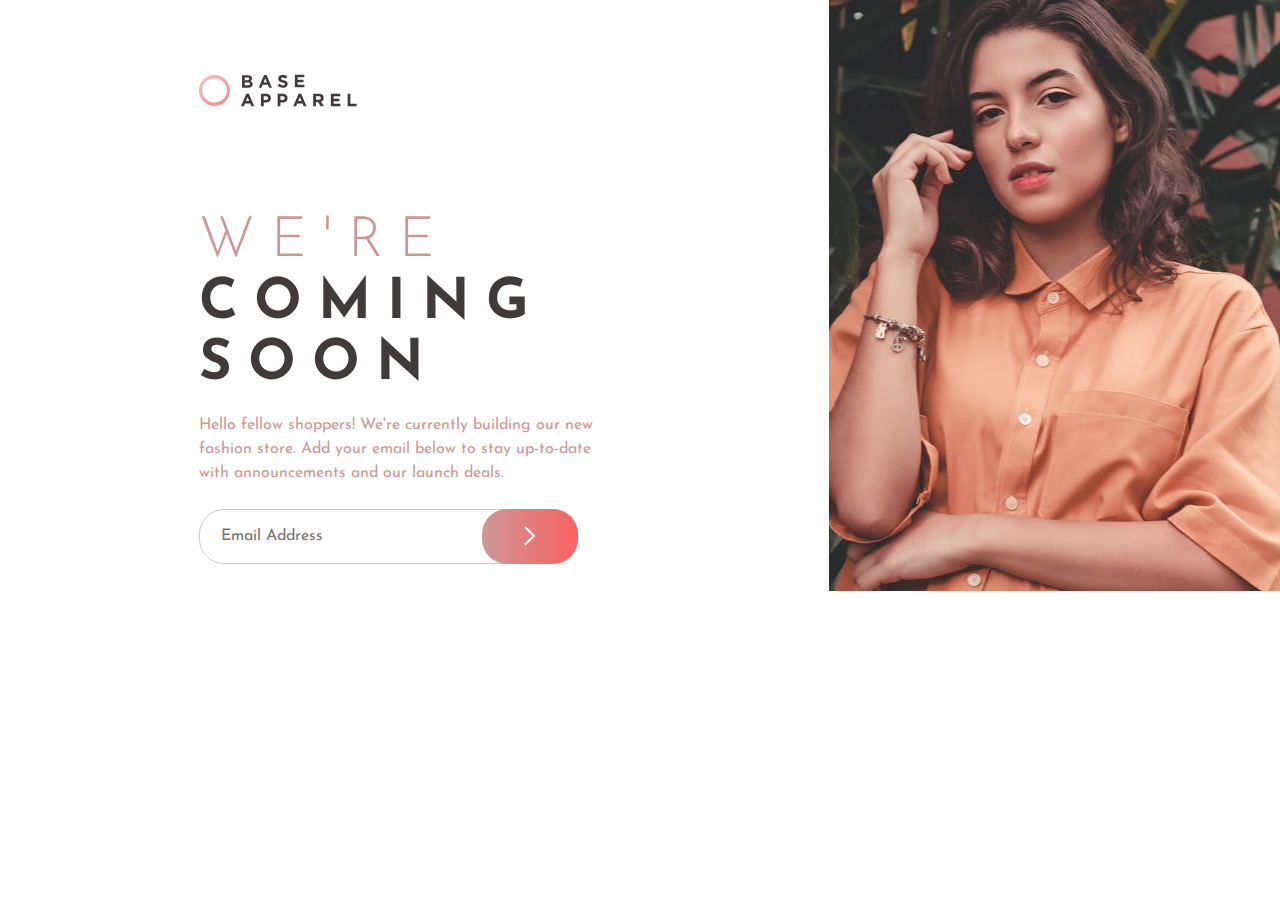
<file: base-apparel-coming-soon-master/index.html>
<!DOCTYPE html>
<html lang="en">
<head>
  <meta charset="UTF-8">
  <meta name="viewport" content="width=device-width, initial-scale=1.0"> <!-- displays site properly based on user's device -->

  <link rel="icon" type="image/png" sizes="32x32" href="./images/favicon-32x32.png">
  <link rel="stylesheet" href="styles.css">
  <title>Frontend Mentor | Base Apparel coming soon page</title>
  <link rel="preconnect" href="https://fonts.googleapis.com">
<link rel="preconnect" href="https://fonts.gstatic.com" crossorigin>
<link href="https://fonts.googleapis.com/css2?family=Josefin+Sans:wght@300;400;600&display=swap" rel="stylesheet">
 
</head>
<body>
  <main class="grid-container">
    <div class="grid-col-1">
      <img src="images/logo.svg" alt="logo">
    </div>
    <div class="grid-col-2">
      <h1><span class="light">We're</span> <span>coming</span> <span>soon</span></h1>
      <p>
        Hello fellow shoppers! We're currently building our new fashion store. 
        Add your email below to stay up-to-date with announcements and our launch deals.
      </p>
      <form id="form">
        <div class="cont-email">
        <input type="text" id="email" name="email" placeholder=" Email Address" />
        <button id="button" type="button" ><img alt="arrow-img" src="images/icon-arrow.svg"></button>
        </div>
      </form>
    </div>
    <div class="grid-col-3">
      <picture>
        <source srcset="images/hero-desktop.jpg" alt="a model pic" media="(min-width: 701px)" />
        <img src="images/hero-mobile.jpg" alt="a model pic">
      </picture>
    </div>
  </main>
  <script type="text/javascript" src="script.js"></script>
</body>

</html>
</file>
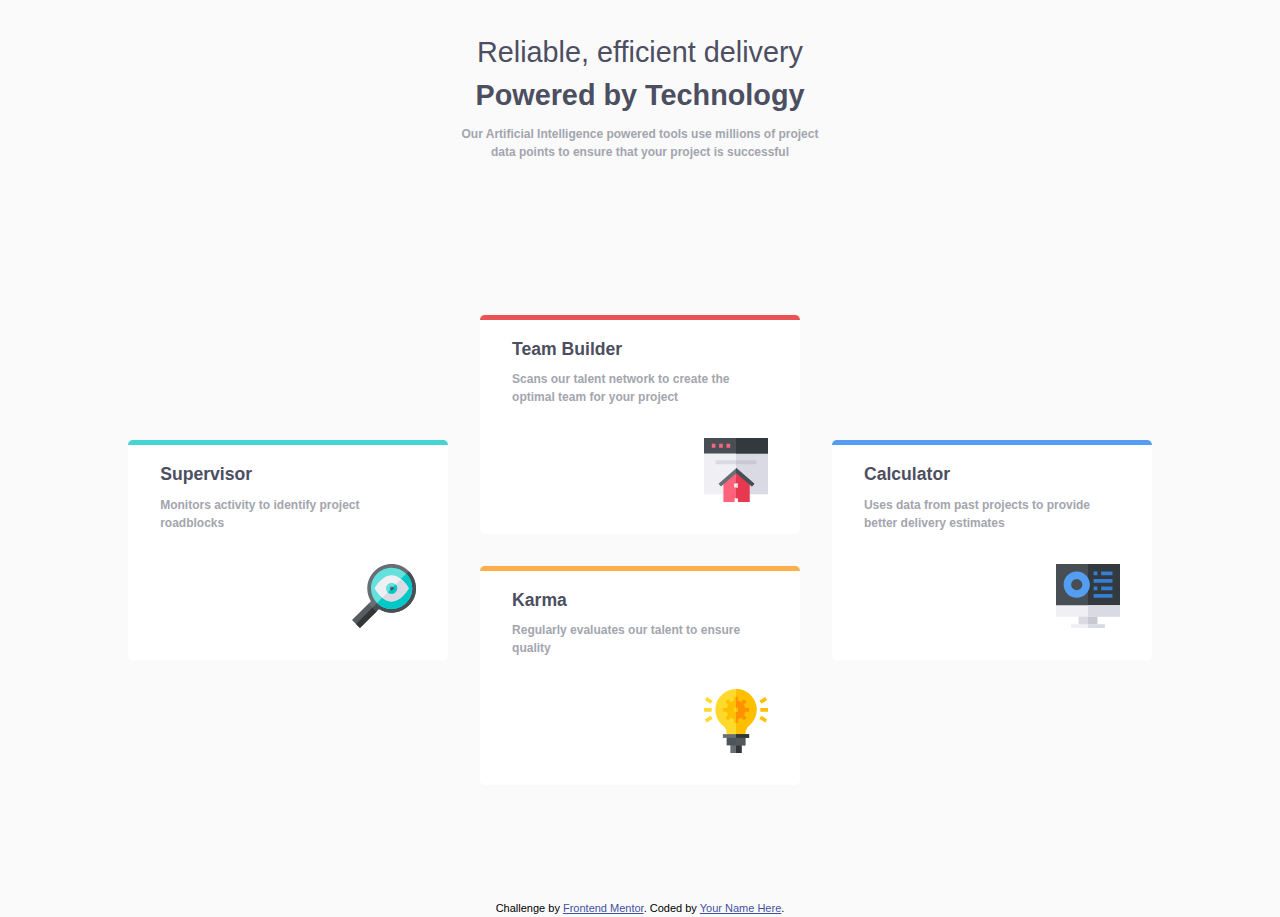
<file: four-card-feature-section-master/index.html>
<!DOCTYPE html>
<html lang="en">
<head>
  <meta charset="UTF-8">
  <meta name="viewport" content="width=device-width, initial-scale=1.0"> <!-- displays site properly based on user's device -->

  <link rel="icon" type="image/png" sizes="32x32" href="./images/favicon-32x32.png">
  
  <title>Frontend Mentor | Four card feature section</title>
  <link rel="stylesheet" href="styles.css">
  <!-- Feel free to remove these styles or customise in your own stylesheet 👍 -->
  <style>
    .attribution { font-size: 11px; text-align: center; }
    .attribution a { color: hsl(228, 45%, 44%); }
  </style>
</head>
<body>
  <main class="project-wrap">
    <div class="text-container">
      <h1>
        <span class="light">Reliable, efficient delivery</span>
        Powered by Technology
      </h1>
      <p>Our Artificial Intelligence powered tools use millions of project data points to ensure that your project is successful</p>
    </div>
    <div class="container">
      <div class="left-col">
        <p class="title">Supervisor</p>
        <p class="desc"> Monitors activity to identify project roadblocks</p>
        <div class="img-container">
          <img src="images/icon-supervisor.svg">
        </div>
      </div>
      <div class="middle-col">
        <div class="middle-col-upper">
          <p class="title">Team Builder</p>
          <p class="desc">Scans our talent network to create the optimal team for your project</p>
          <div class="img-container">
            <img src="images/icon-team-builder.svg">
          </div>
        </div>
        <div class="middle-col-lower">
          <p class="title"> Karma</p>
          <p class="desc">Regularly evaluates our talent to ensure quality</p>
          <div class="img-container">
            <img src="images/icon-karma.svg">
          </div>
        </div>
      </div>
      <div class="right-col">
        <p class="title">Calculator</p>
        <p class="desc">Uses data from past projects to provide better delivery estimates</p>
        <div class="img-container">
          <img src="images/icon-calculator.svg">
        </div>
      </div>
    </div>
  </main>

  <footer>
    <p class="attribution">
      Challenge by <a href="https://www.frontendmentor.io?ref=challenge" target="_blank">Frontend Mentor</a>. 
      Coded by <a href="#">Your Name Here</a>.
    </p>
  </footer>
</body>
</html>
</file>
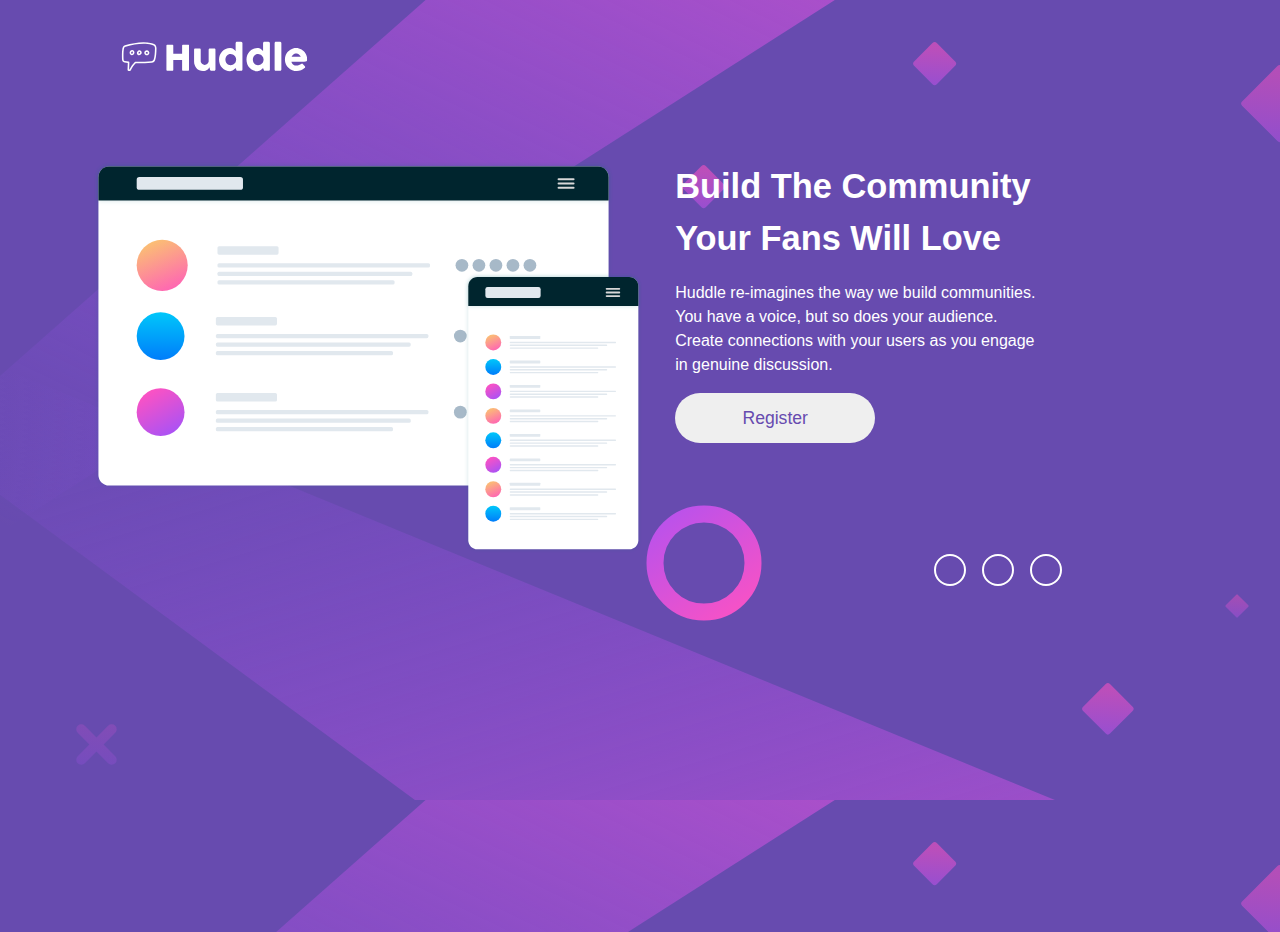
<file: huddle-landing-page-with-single-introductory-section-master/index.html>
<!DOCTYPE html>
<html lang="en">
<head>
  <meta charset="UTF-8">
  <meta name="viewport" content="width=device-width, initial-scale=1.0"> <!-- displays site properly based on user's device -->

  <link rel="icon" type="image/png" sizes="32x32" href="./images/favicon-32x32.png">
  <link rel="stylesheet" href="https://cdnjs.cloudflare.com/ajax/libs/font-awesome/6.2.1/css/all.min.css" integrity="sha512-MV7K8+y+gLIBoVD59lQIYicR65iaqukzvf/nwasF0nqhPay5w/9lJmVM2hMDcnK1OnMGCdVK+iQrJ7lzPJQd1w==" crossorigin="anonymous" referrerpolicy="no-referrer" />
  <link rel="stylesheet" href="styles.css">
  <title>Frontend Mentor | Huddle landing page with single introductory section</title>

  <!-- Feel free to remove these styles or customise in your own stylesheet 👍 -->
  <style>
    .attribution { font-size: 11px; text-align: center; }
    .attribution a { color: hsl(228, 45%, 44%); }
  </style>
</head>
<body>
  <main class="project-wrap">
    <div class="logo-div">
      <img src="images/logo.svg" alt="huddle logo" />
    </div>
    <div class="container">
      <div class="illustration-div">
        <img src="images/illustration-mockups.svg" alt="illustration of site image" />
      </div>
      <div class="text-container">
        <h1> Build The Community Your Fans Will Love</h1>
        <p>
          Huddle re-imagines the way we build communities. You have a voice, but so does your audience. 
          Create connections with your users as you engage in genuine discussion. 
        </p>
        <button>Register</button>
      </div>
    </div>
 


  
  </main>
  <footer class="social-icons">
    <span><i class="fa-brands fa-facebook-f"></i></span>
    <span><i class="fa-brands fa-twitter"></i></span>
    <span><i class="fa-brands fa-instagram"></i></span>
  </footer>
</body>
</html>
</file>
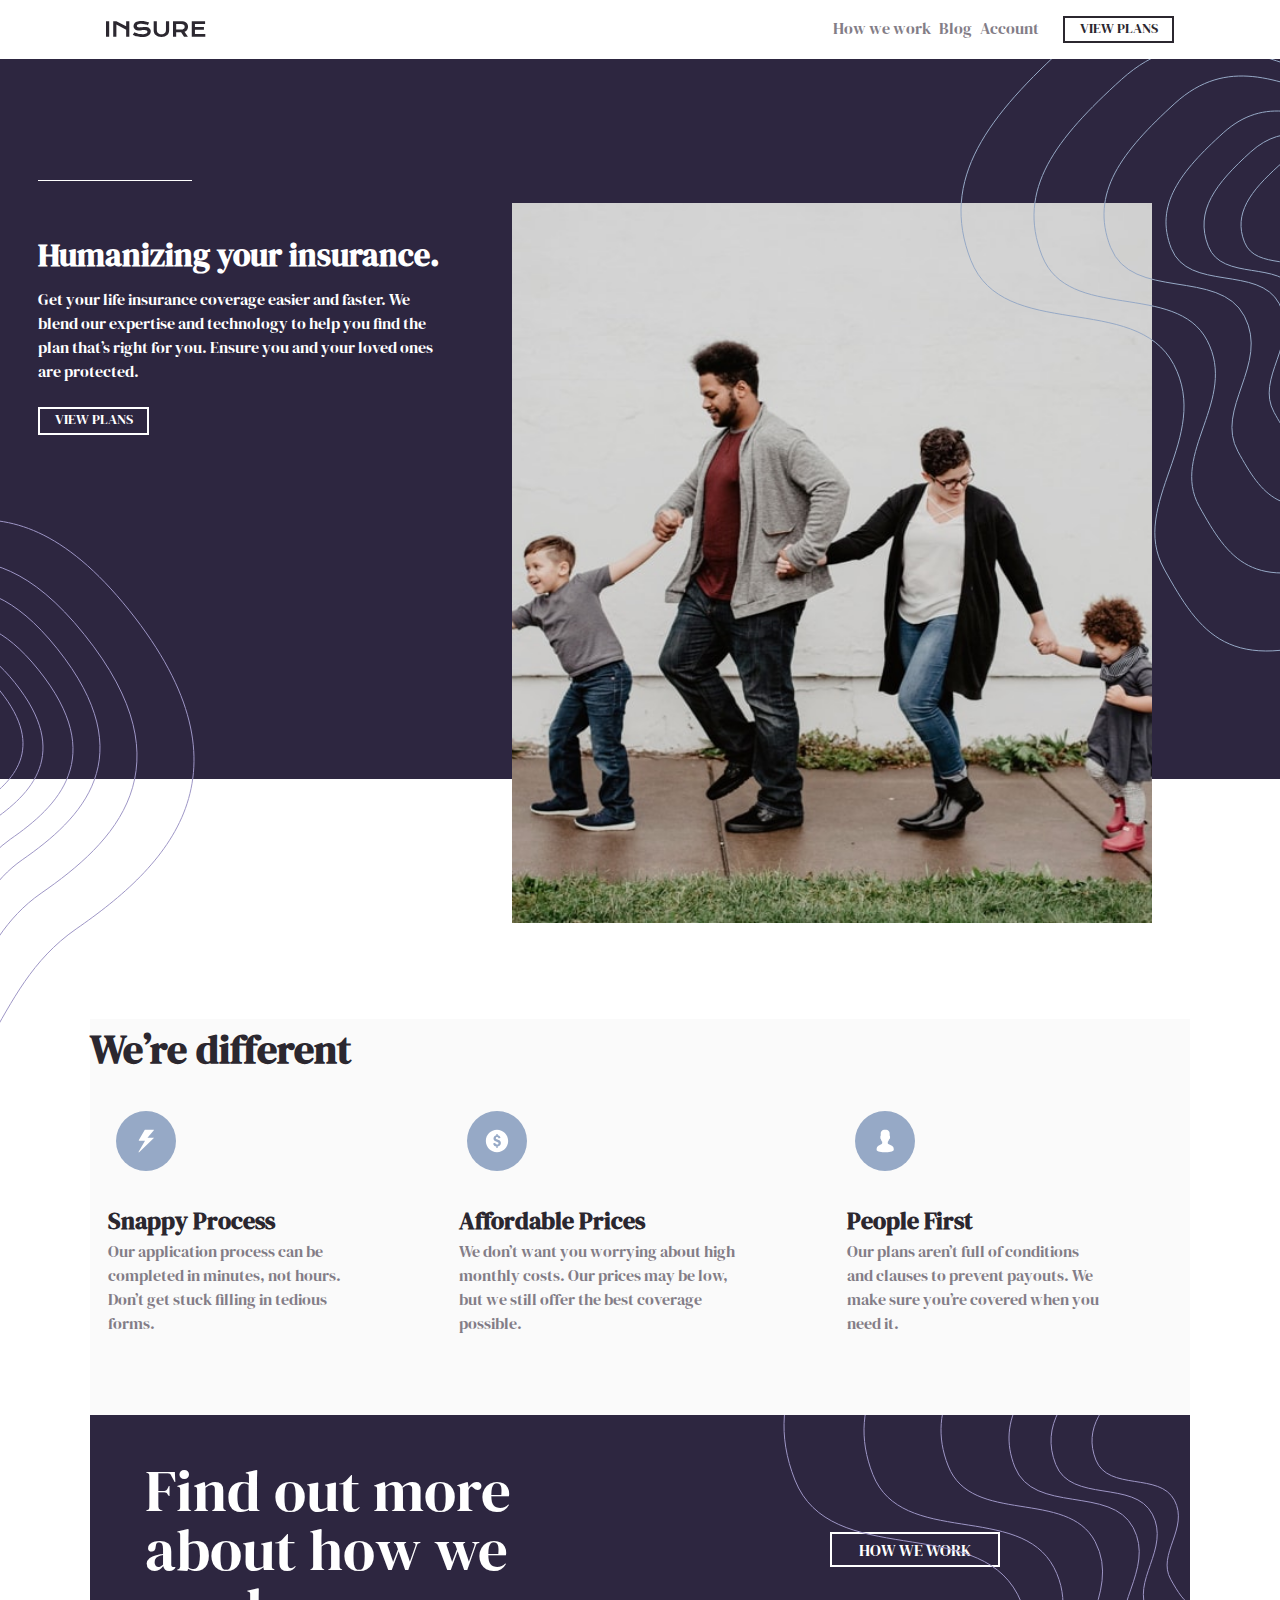
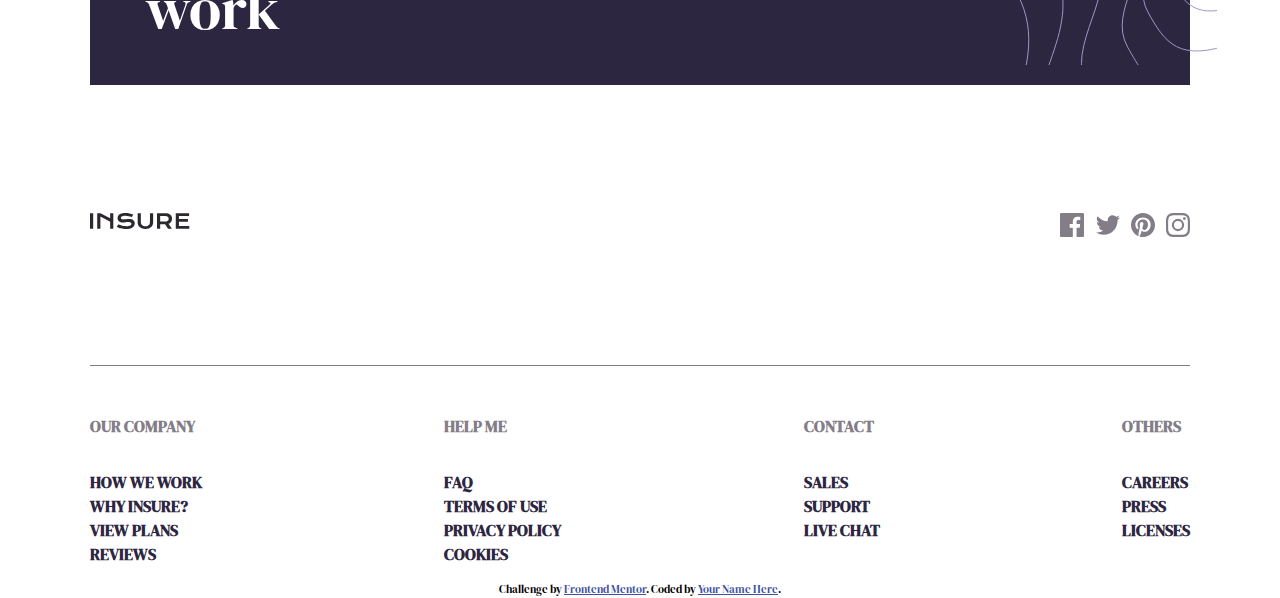
<file: insure-landing-page-master/index.html>
<!DOCTYPE html>
<html lang="en">
<head>
  <meta charset="UTF-8">
  <meta name="viewport" content="width=device-width, initial-scale=1.0"> <!-- displays site properly based on user's device -->

  <link rel="icon" type="image/png" sizes="32x32" href="./images/favicon-32x32.png">
  
  <title>Frontend Mentor | Insure landing page</title>
   <link rel="stylesheet" href="styles.css">
   <link rel="preconnect" href="https://fonts.googleapis.com">
<link rel="preconnect" href="https://fonts.gstatic.com" crossorigin>
<link href="https://fonts.googleapis.com/css2?family=DM+Serif+Display&display=swap" rel="stylesheet">

  <!-- Feel free to remove these styles or customise in your own stylesheet 👍 -->
  <style>
    .attribution { font-size: 11px; text-align: center; }
    .attribution a { color: hsl(228, 45%, 44%); }
  </style>
</head>
<body>
  <main>
    <header>
      <div class="header-wrapper">
        <div class="logo-container">
          <img src="images/logo.svg" alt="company logo insure"/>
        </div>
        <nav class="navbar">
          <ul>
            <li>How we work</li>
            <li>Blog</li>
            <li>Account</li>
          </ul>
          <button>View plans</button>
        </nav>
        <div class="mobile-container">
          <img src="images/icon-hamburger.svg" alt="hamburger toggle" class="hamburger" id="hamburger-btn"/>
          <img src="images/icon-close.svg" alt="close icon" class="close-icon" id="close-icon-btn"/>
         </div>
      </div>
    </header>
    <div class="sec-1" id="landing-page">
      <picture>
        <source srcset="images/image-intro-desktop.jpg" media="(min-width: 501px)">
        <img src="images/image-intro-mobile.jpg" alt="intro"/>
      </picture>
      <div class="text-container">
        <h1>Humanizing your insurance.</h1>
        <p> Get your life insurance coverage easier and faster. We blend our expertise 
          and technology to help you find the plan that’s right for you. Ensure you 
          and your loved ones are protected.
        </p>
        <button>View Plans</button>
      </div>
    </div>
    <div class="sec-2">
      <h2>We’re different</h2>
      <div class="feature-grid">
        <div class="grid-col-1">
          <div class="features-icon">
            <img src="images/icon-snappy-process.svg " alt="icon snappy process">
          </div>
          <p class="feature-title">Snappy Process</p>
          <p class="feature-desc">
            Our application process can be completed in minutes, not hours. Don’t get 
            stuck filling in tedious forms.
          </p>
        </div>
        <div class="grid-col-2">
          <div class="features-icon">
            <img src="images/icon-affordable-prices.svg" alt="icon Affordable Prices">
          </div>
          <p class="feature-title">Affordable Prices</p>
          <p class="feature-desc">We don’t want you worrying about high monthly costs. Our prices may be low, 
            but we still offer the best coverage possible.
          </p>
        </div>
        <div class="grid-col-3">
          <div class="features-icon">
            <img src="images/icon-people-first.svg" alt="icon col-3">
          </div>
          <p class="feature-title"> People First</p>
          <p class="feature-desc">
            Our plans aren’t full of conditions and clauses to prevent payouts. We make 
            sure you’re covered when you need it.
          </p>
        </div>
      </div>
      <div class="sub-sec-2">
        <p>Find out more about how we work</p>
        <button>How we work</button>
      </div>
    </div>
  </main>
  <footer>
    <div class="row-1" >
      <div class="logo-container">
        <img src="images/logo.svg" alt="company logo insure" />
      </div>
      <ul class="social-icons">
        <li><img src="images/icon-facebook.svg" /></li>
        <li><img src="images/icon-twitter.svg" /></li>
        <li><img src="images/icon-pinterest.svg" /></li>
        <li><img src="images/icon-instagram.svg" /></li>
      </ul>
    </div>
    <hr>
    <div class="row-2">
      <ul class="col-1"> 
        <li>Our company</li>
        <li>How we work</li>
        <li>Why Insure?</li>
        <li> View plans</li>
        <li>Reviews</li>
      </ul>
      <ul class="col-2">
        <li>Help me</li>
        <li> FAQ</li>
        <li>Terms of use</li>
        <li>Privacy policy</li>
        <li>Cookies</li>
      </ul>
      <ul class="col-3">
        <li>Contact</li>
        <li> Sales</li>
        <li> Support</li>
        <li> Live chat</li>
      </ul>
      <ul class="col-4">
        <li>Others</li>
        <li> Careers</li>
        <li>Press</li>
        <li>Licenses</li>
      </ul>
    </div>
    <div class="attribution">
      Challenge by <a href="https://www.frontendmentor.io?ref=challenge" target="_blank">Frontend Mentor</a>. 
      Coded by <a href="#">Your Name Here</a>.
    </div>
  </footer>

  

  
  
  <script src="script.js"></script>
</body>
</html>
</file>
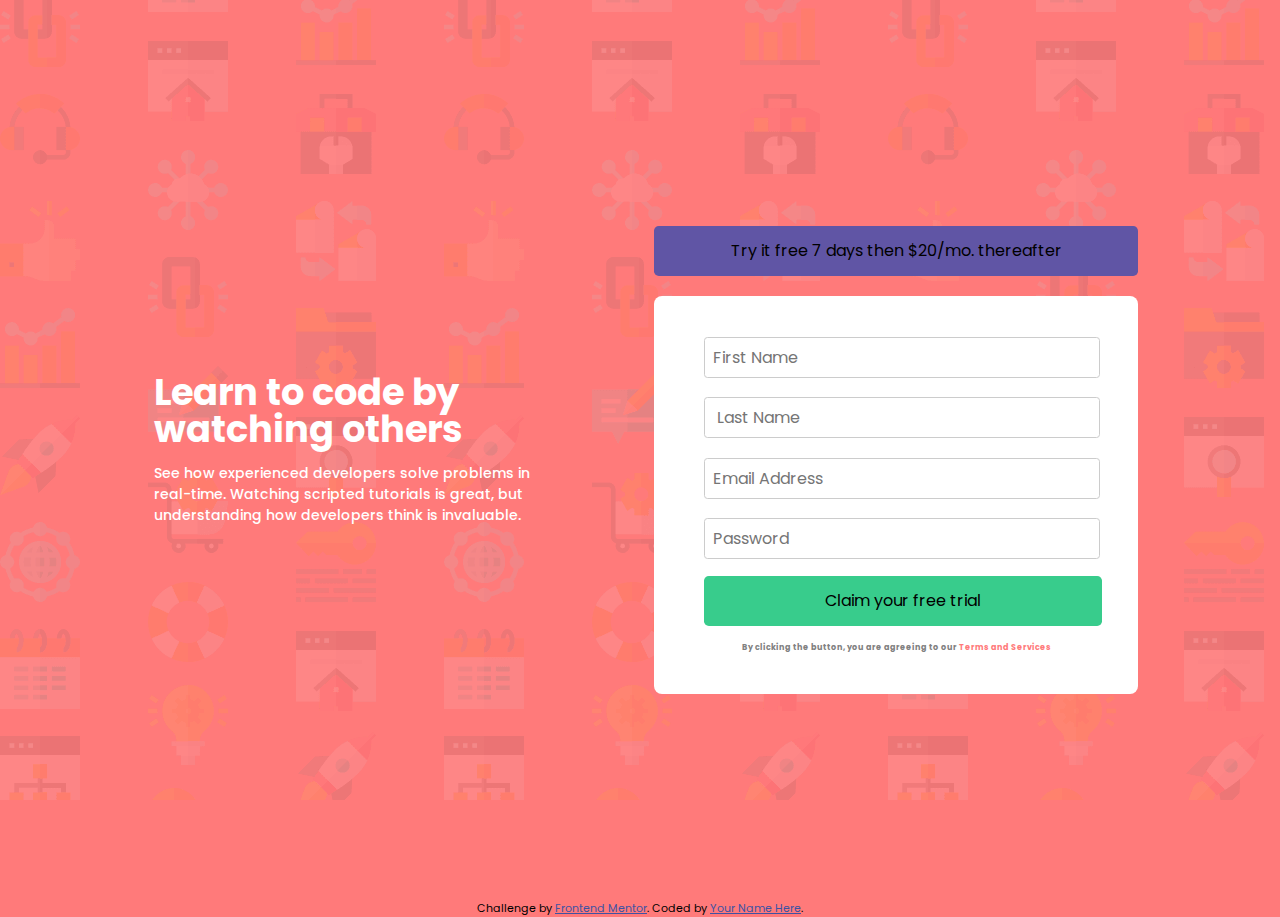
<file: intro-component-with-signup-form-master/index.html>
<!DOCTYPE html>
<html lang="en">
<head>
  <meta charset="UTF-8">
  <meta name="viewport" content="width=device-width, initial-scale=1.0"> <!-- displays site properly based on user's device -->

  <link rel="icon" type="image/png" sizes="32x32" href="./images/favicon-32x32.png">
  
  <title>Frontend Mentor | Intro component with sign up form</title>
  <link rel="preconnect" href="https://fonts.googleapis.com">
  <link rel="preconnect" href="https://fonts.gstatic.com" crossorigin>
  <link href="https://fonts.googleapis.com/css2?family=Poppins:wght@400;500;600;700&display=swap" rel="stylesheet">
  <link rel="stylesheet" href="styles.css">
  <!-- Feel free to remove these styles or customise in your own stylesheet 👍 -->
  <style>
    .attribution { font-size: 11px; text-align: center; }
    .attribution a { color: hsl(228, 45%, 44%); }
  </style>
</head>
<body>
  <main>
    <div class="main-grid-container">
      <div class="text-container">
        <h1>Learn to code by watching others</h1>
        <p>See how experienced developers solve problems in real-time. Watching scripted tutorials is great,
          but understanding how developers think is invaluable.
        </p>
      </div>
      <div class="sub-grid-container">
        <div class="sub-row-1">Try it free 7 days then $20/mo. thereafter</div>
        <div class="sub-row-2">
          <form class="form-container" novalidate>
            <label class="label">
              <input type="text" id="firstname" name="firstname" placeholder="First Name" />
              <img src="images/icon-error.svg" class="error-icon"/>
              <p class="dynamicEle" ></p>
            </label>
            <label class="label">
              <input type="text" id="lastname" name="lastname" placeholder=" Last Name" />
              <img src="images/icon-error.svg" class="error-icon"/>
              <p class="dynamicEle" ></p>
            </label>
            <label class="label">
              <input type="email" id="email" name="email" placeholder="Email Address" />
              <img src="images/icon-error.svg" class="error-icon"/>
              <p class="dynamicEle" ></p>
            </label>
            <label class="label">
              <input type="text" id="password" name="password" placeholder="Password" />
              <img src="images/icon-error.svg" class="error-icon"/>
              <p class="dynamicEle" ></p>
            </label>
            <button id="btn">Claim your free trial</button>
            <p class="terms">By clicking the button, you are agreeing to our 
              <span>Terms and Services</span>
            </p>
          </form>
            
           
        </div>
      </div>
    </div>
  </main>
  <script src="script.js"></script>
  

  

  

  
  
  
 

  

 
  
  <footer>
    <p class="attribution">
      Challenge by <a href="https://www.frontendmentor.io?ref=challenge" target="_blank">Frontend Mentor</a>. 
      Coded by <a href="#">Your Name Here</a>.
    </p>
  </footer>
</body>
</html>
</file>
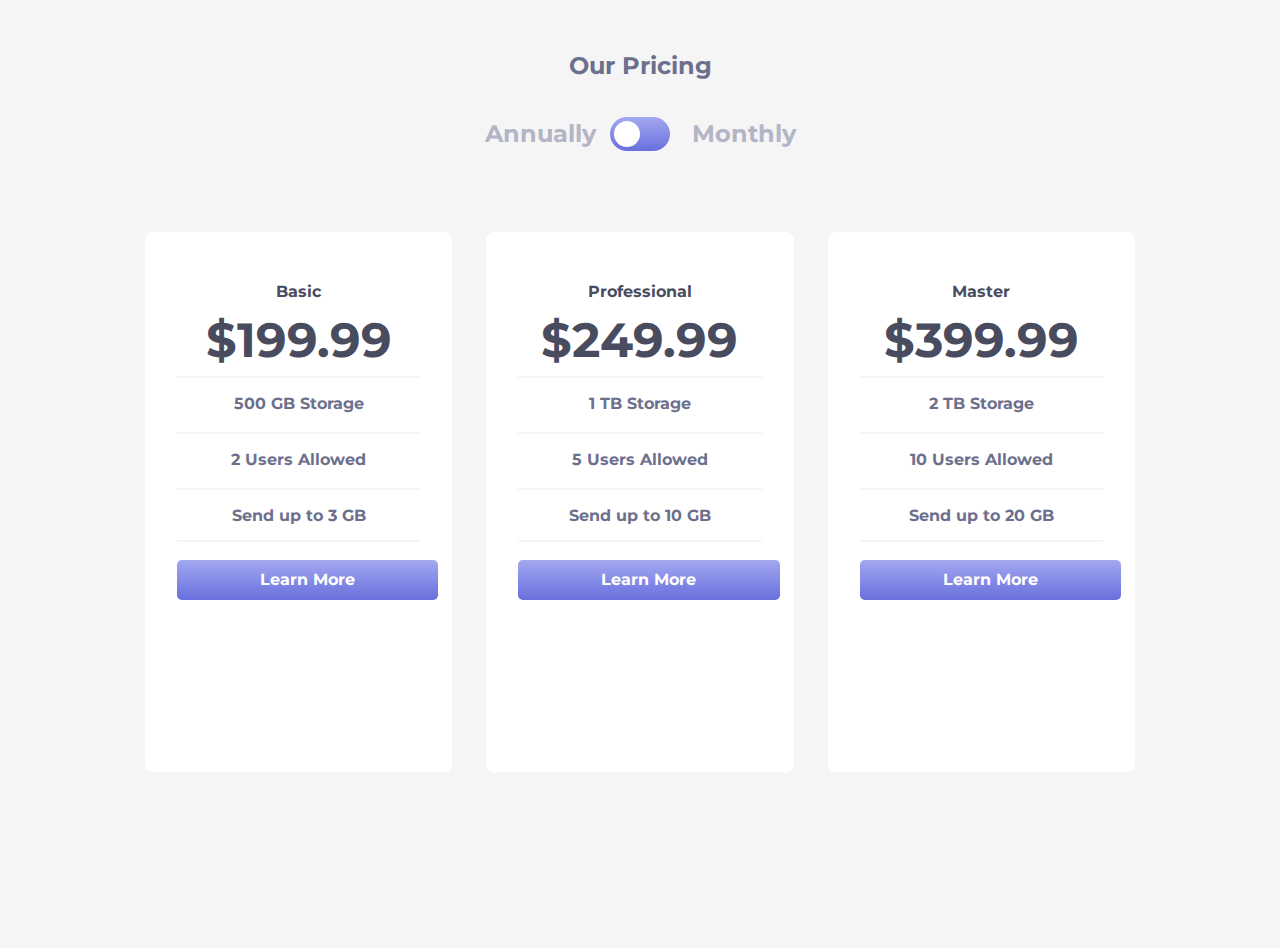
<file: pricing-component-with-toggle-master/index.html>
<!DOCTYPE html>
<html lang="en">
<head>
  <meta charset="UTF-8">
  <meta name="viewport" content="width=device-width, initial-scale=1.0"> <!-- displays site properly based on user's device -->

  <link rel="icon" type="image/png" sizes="32x32" href="./images/favicon-32x32.png">
  
  <title>Frontend Mentor | [Challenge Name Here]</title>
  <link rel="preconnect" href="https://fonts.googleapis.com">
<link rel="preconnect" href="https://fonts.gstatic.com" crossorigin>
<link href="https://fonts.googleapis.com/css2?family=Montserrat:wght@700&display=swap" rel="stylesheet">

<link rel="stylesheet" href="styles.css">
  <!-- Feel free to remove these styles or customise in your own stylesheet 👍 -->
  <style>
    .attribution { font-size: 11px; text-align: center; }
    .attribution a { color: hsl(228, 45%, 44%); }
  </style>
</head>
<body>
  <main class="container">
    <div class="selection-container">
      <p>Our Pricing</p>
      <form id="form">
        <label class="switch">
          <span class="form-col-1">Annually</span>
          <input type="checkbox" id="checkbox" name="checkbox">
          <span class="slider"></span>
          <span class="form-col-2 ">Monthly</span>
        </label>
      </form>
    </div>
    <div class="sub-grid-container">
      <div class="col-1">
        <p class="sub-title">Basic</p>
        <p class="price" id="basic-price"> 
          &dollar;199.99
        </p>
        <ul class="features">
          <li>500 GB Storage</li>
          <li>2 Users Allowed</li>
          <li>Send up to 3 GB</li>
        </ul>
        <button>Learn More</button>
      </div>
      <div class="col-2">
        <p class="sub-title">Professional</p>
        <p class="price" id="professional-price">
          &dollar;249.99
        </p>
        <ul class="features">
          <li>1 TB Storage</li>
          <li>5 Users Allowed</li>
          <li>Send up to 10 GB</li>
        </ul>
        <button> Learn More</button>
      </div>
      <div class="col-3">
        <p class="sub-title">Master</p>
        <p class="price" id="master-price">
         &dollar;399.99
        </p>
        <ul class="features">
          <li>2 TB Storage</li>               
          <li>10 Users Allowed</li>
          <li>Send up to 20 GB</li>
        </ul>
        <button> Learn More</button>
      </div>
    </div>
  </main>
  
  <!--<footer class="attribution">
    Challenge by <a href="https://www.frontendmentor.io?ref=challenge" target="_blank">Frontend Mentor</a>. 
    Coded by <a href="#">Your Name Here</a>.
  </footer>-->
  <script src="./script.js"></script>
</body>
</html>
</file>
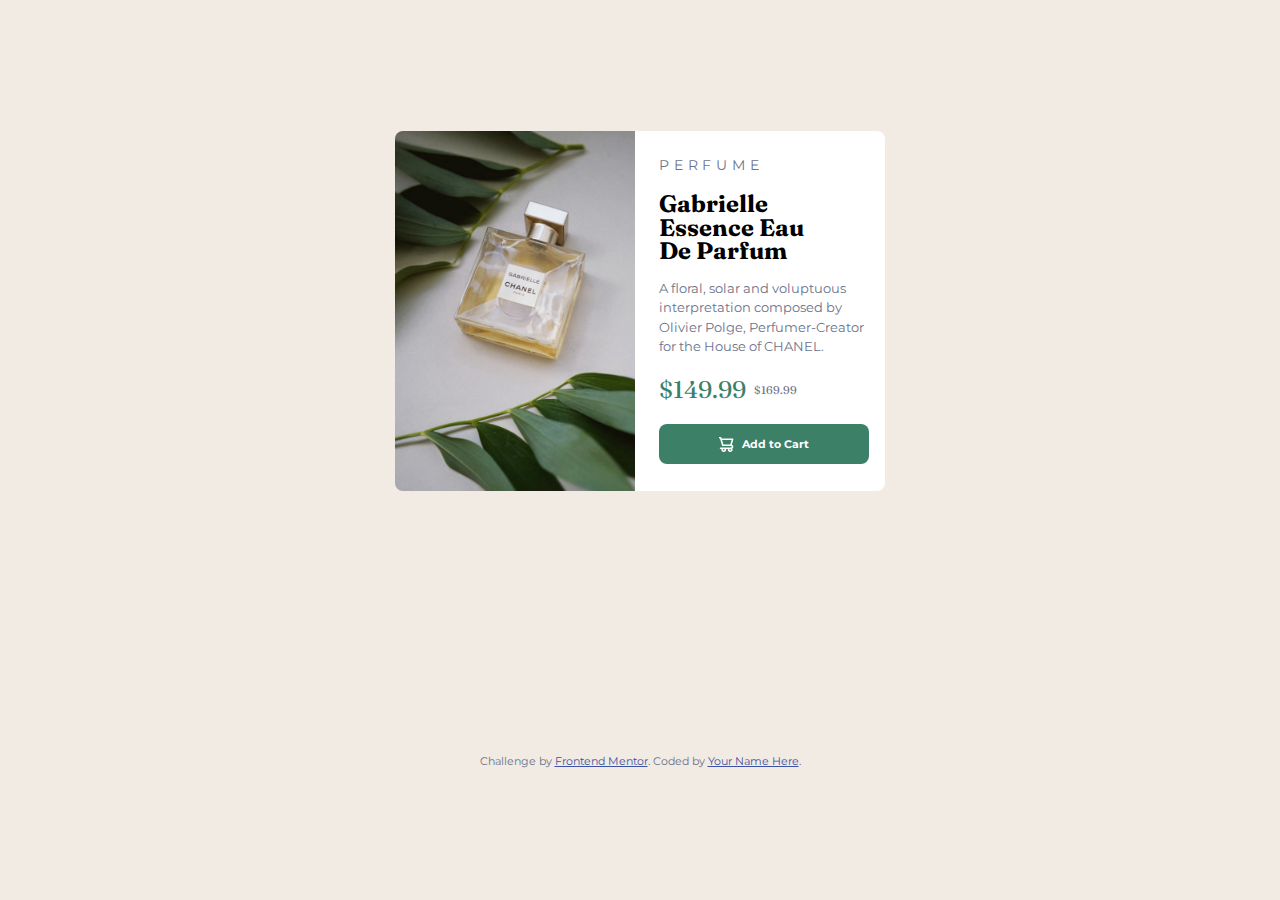
<file: product-preview-card-component-main/index.html>
<!DOCTYPE html>
<html lang="en">
<head>
  <meta charset="UTF-8">
  <meta name="viewport" content="width=device-width, initial-scale=1.0"> <!-- displays site properly based on user's device -->

  <link rel="icon" type="image/png" sizes="32x32" href="./images/favicon-32x32.png">
  
  <title>Frontend Mentor | Product preview card component</title>

  <!-- Feel free to remove these styles or customise in your own stylesheet 👍 -->
  <style>
    .attribution { font-size: 11px; text-align: center; }
    .attribution a { color: hsl(228, 45%, 44%); }
  </style>
  <link rel="stylesheet" href="styles.css" />
</head>
<body>
<main>
  <div class="project-wrap">
    <div class="img-wrap">
      <picture>
        <source srcset="images/image-product-desktop.jpg" media="(min-width: 527px)" class="desktop-img" alt="a perfume bottle lying on a desk">
        <img src="images/image-product-mobile.jpg" />
      </picture>
    </div>
    <div class="text-wrap">
      <span>Perfume</span>
      <h1>Gabrielle Essence Eau De Parfum</h1>
      <p>A floral, solar and voluptuous interpretation composed by Olivier Polge, 
        Perfumer-Creator for the House of CHANEL.
      </p>
      <div class="price">
      <p>$149.99</p>
      <p>$169.99 </p> 
      </div>
      <button><img src="images/icon-cart.svg" alt="shopping cart icon" /><span>Add to Cart</span></button>
    </div>
  </div>
</main>
 <footer class="attribution">
    Challenge by <a href="https://www.frontendmentor.io?ref=challenge" target="_blank">Frontend Mentor</a>. 
    Coded by <a href="#">Your Name Here</a>.
  </footer>
</div>
</body>
</html>
</file>
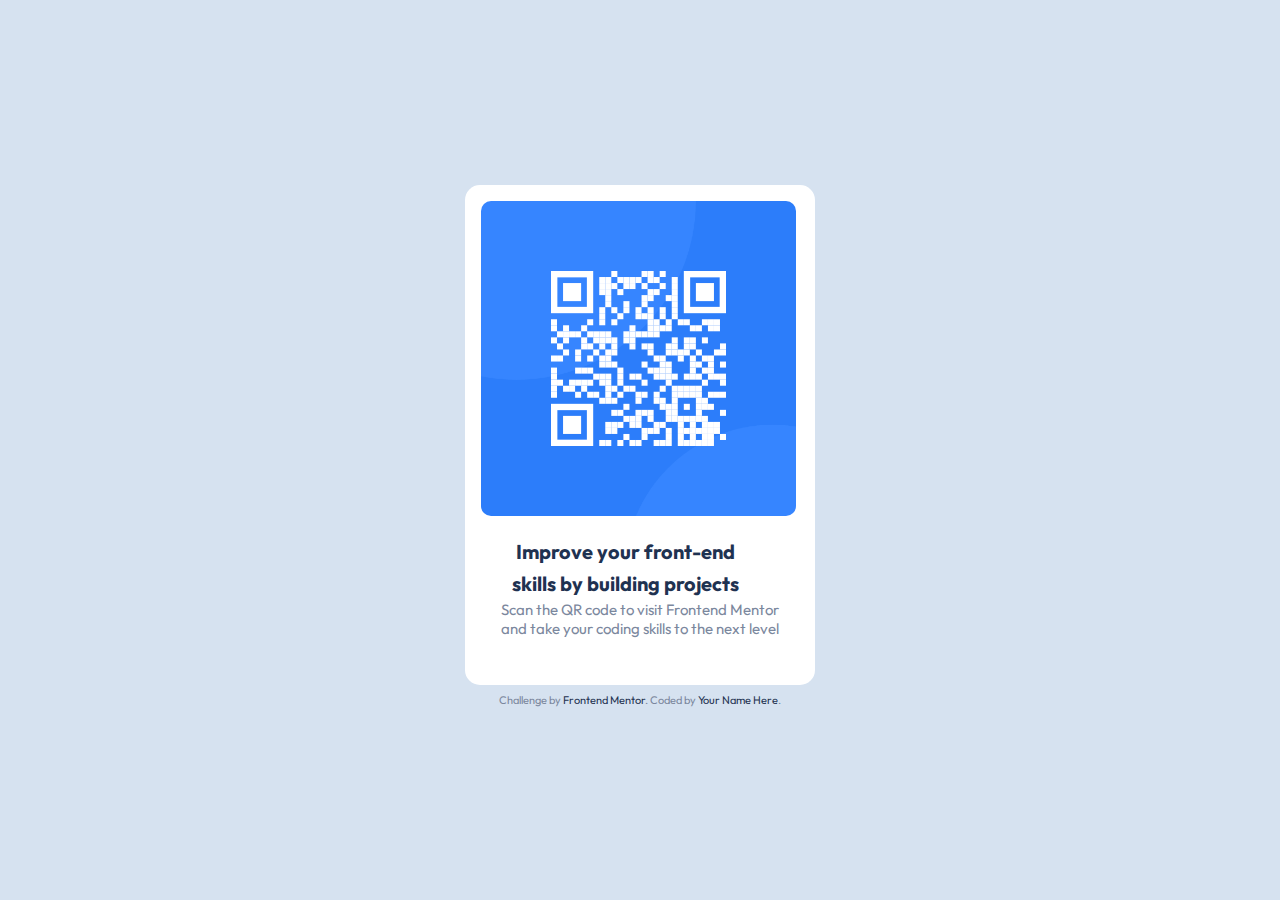
<file: qr-code-component-main/index.html>
<!DOCTYPE html>
<html lang="en">
<head>
  <meta charset="UTF-8">
  <meta name="viewport" content="width=device-width, initial-scale=1.0"> <!-- displays site properly based on user's device -->

  <link rel="icon" type="image/png" sizes="32x32" href="./images/favicon-32x32.png">
  
  <title>Frontend Mentor | QR code component</title>
  <link rel="preconnect" href="https://fonts.googleapis.com">
<link rel="preconnect" href="https://fonts.gstatic.com" crossorigin>
<link href="https://fonts.googleapis.com/css2?family=Outfit:wght@400;700&display=swap" rel="stylesheet">

  <!-- Feel free to remove these styles or customise in your own stylesheet 👍 -->
  <style>
    .attribution { 
      font-size: 11px; 
      color: hsl(220, 15%, 55%);
      margin: 0.5rem auto;
      text-align: center; 
    }
    .attribution a { color: hsl(218, 44%, 22%);
    text-decoration: none; }
    * {
      margin: 0;
      padding: 0;
    }
    body {
      background-color: hsl(212, 45%, 89%);
      
    }
    body {
      display: flex;
      flex-direction: column;
      justify-content: center;
      align-items: center;
      height: 100vh;
      background-color: hsl(212, 45%, 89%);
      
      font-family: 'Outfit', sans-serif;
      font-weight: 400;
    }
    .project-container {
      width: 350px;
      height: 500px;
      border-radius: 15px;
      background-color: white;
      text-align: justify;
      
    }
    
    .img-container img {
      margin: 1rem;
      width: 90%;
      height: 90%;
      border-radius: 10px;
      object-fit: contain;
    }
    .text-container{
      margin: 0 2rem 0 2rem;
      
    }
    h2 {
      text-align: center;
      width: 90%;
      font-size: 20px;
      line-height: 1.6;
      color: hsl(218, 44%, 22%);

    }
    p{
      text-align: center;
      font-size: 15px;
      color: hsl(220, 15%, 55%);
    }
    
  </style>
</head>
<body>
  
  <div class="project-container">
    <div class="img-container">
      <img src="images/image-qr-code.png">
    </div>
    <div class="text-container">
      <h2>Improve your front-end skills by building projects</h2>
      <p>Scan the QR code to visit Frontend Mentor and take your coding skills to the next level</p>
    </div>
  </div>
  <div class="attribution">
    Challenge by <a href="https://www.frontendmentor.io?ref=challenge" target="_blank">Frontend Mentor</a>. 
    Coded by <a href="#">Your Name Here</a>.
  </div>


</body>
</html>
</file>
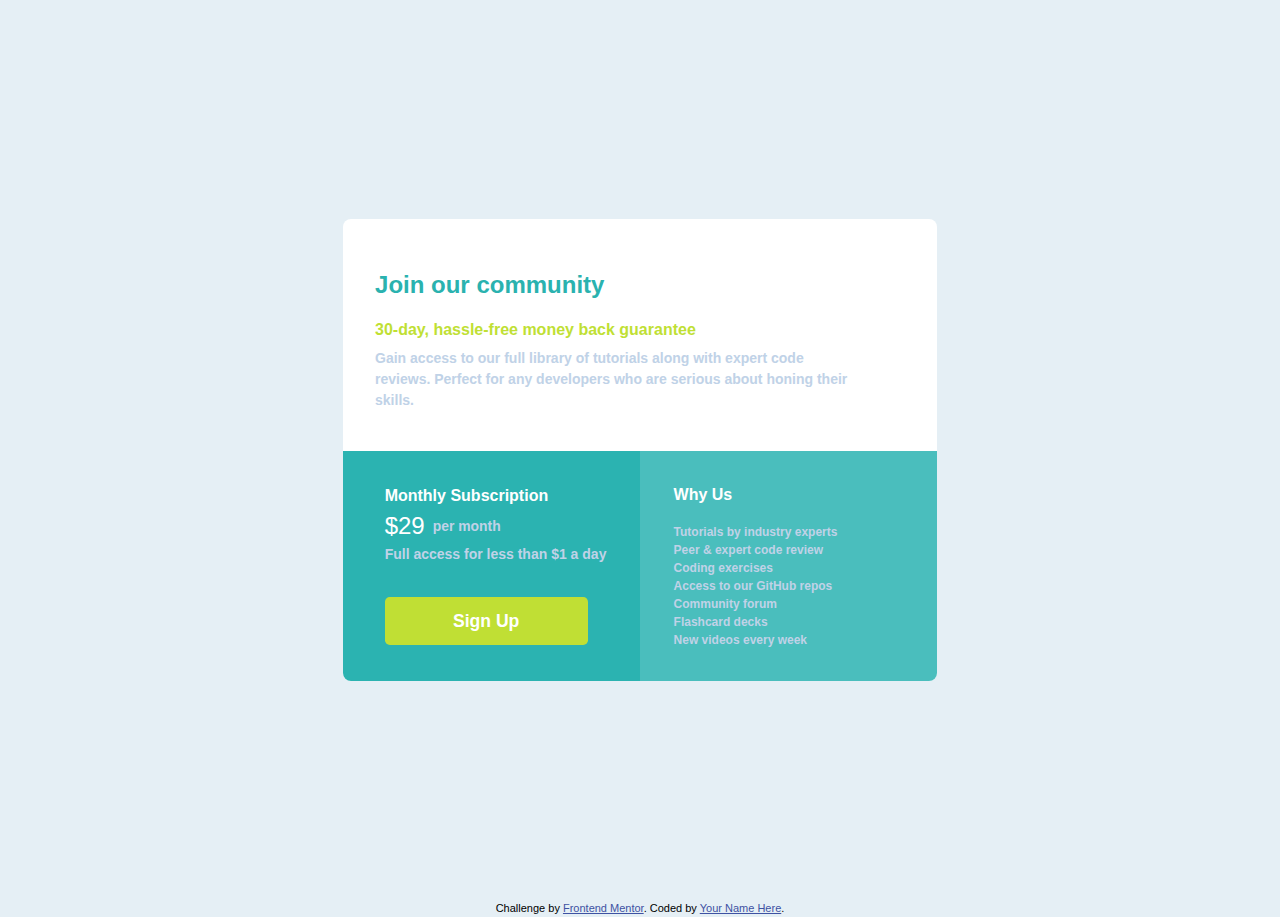
<file: single-price-grid-component-master/index.html>
<!DOCTYPE html>
<html lang="en">
<head>
  <meta charset="UTF-8">
  <meta name="viewport" content="width=device-width, initial-scale=1.0"> <!-- displays site properly based on user's device -->

  <link rel="icon" type="image/png" sizes="32x32" href="./images/favicon-32x32.png">
  
  <title>Frontend Mentor | Single Price Grid Component</title>
  <link rel="stylesheet" href="styles.css">
  <!-- Feel free to remove these styles or customise in your own stylesheet 👍 -->
  <style>
    .attribution { font-size: 11px; text-align: center; }
    .attribution a { color: hsl(228, 45%, 44%); }
  </style>
</head>
<body>
  
  <main>
    <div class="project-wrap">
      <div class="upper-sec">
        <h1>Join our community</h1>
        <p>30-day, hassle-free money back guarantee</p>
        <p>Gain access to our full library of tutorials along with expert code reviews.
          Perfect for any developers who are serious about honing their skills.
        </p>
      </div>
      <div class="lower-sec">
        <div class="lower-left-sec">
          <p>Monthly Subscription</p>
          <div class="price-sec">
            <p class="price">&dollar;29</p>
            <p>per month </p>
          </div>
          <p>Full access for less than &dollar;1 a day</p>
          <button> Sign Up</button>
        </div>
        <div class="lower-right-sec">
          <p class="reason">Why Us</p>
          <ul class="reason-list">
            <li>Tutorials by industry experts</li>
            <li>Peer &amp; expert code review</li>
            <li>Coding exercises</li>
            <li> Access to our GitHub repos</li>
            <li>Community forum</li>
            <li>Flashcard decks</li>
            <li>New videos every week</li>
          </ul>
        </div>
      </div>
  
    </div>
  </main>
  <footer>
    <p class="attribution">
      Challenge by <a href="https://www.frontendmentor.io?ref=challenge" target="_blank">Frontend Mentor</a>. 
      Coded by <a href="#">Your Name Here</a>.
    </p>
  </footer>
</body>
</html>
</file>
<file: base-apparel-coming-soon-master/styles.css>
/* CSS Reset */
*, *::before, *::after {
  box-sizing: border-box;
}
* {
  margin: 0;
}
html, body {
  height: 100%;
}
body {
  line-height: 1.5;
  -webkit-font-smoothing: antialiased;
}
img, picture, video, canvas, svg {
  display: block;
  max-width: 100%;
}
input, button, textarea, select {
  font: inherit;
}
p, h1, h2, h3, h4, h5, h6 {
  overflow-wrap: break-word;
}

/* Project CSS */
:root{
  --primary-red: hsl(0, 93%, 68%);
  --pink: hsl(0, 36%, 70%);
  --gray:  hsl(0, 6%, 24%);
  --ff-sans: 'Josefin Sans', sans-serif;
  --bg-clr: linear-gradient(135deg hsl(0, 0%, 100%), hsl(0, 100%, 98%));
  --gradient: linear-gradient(135deg,hsl(0, 80%, 86%), hsl(0, 74%, 74%));
  --fw-light: 300;
  --fw-regular: 400;
  --fw-bold: 600;
}
body {
  background-color: var(--bg-clr);
  font-family: var(--ff-sans);
  font-weight: var(--fw-regular);
}
.grid-container {
  display: grid;
  place-items: center;
  grid-template-rows: 20vh 1fr;
  gap: 2rem;
  background: var(--bg-clr);
}
.grid-col-1 {
  width: 50%;
}
.grid-col-2{
  display: inline-grid;
  
  align-self: start;
  justify-items: center;
  justify-self: center;
}

h1{
  font-size: 3.5rem;
  text-transform: uppercase;
  letter-spacing: 1rem;
  width: 50%;
  color: var(--gray);
  margin: 0 auto;
  padding: 0;
  line-height: 1.1;
}
.light {
  display: block;
  margin: 0 auto;
  padding: 0;
  font-weight: var(--fw-light);
  color: var(--pink)
}
.grid-col-2 p {
  margin-top: 1rem;
  width: 50%;
  color: var(--pink);
  margin-bottom: 1.5rem;
}

.grid-col-3 {
  grid-column: 2;
  grid-row: 1 / span 2;
}
form{
  width: 50%;

}
.cont-email {
  display: grid;
  grid-template-columns: 85% 10%;
  height: 50px;
  
}
#email {
 
 border: 1px solid hsl(0, 12.6%, 79.8%);
 outline: none;
 padding-left: 1rem;
 border-radius: 25px;
}
#button {
  display: grid;
  place-items: center;
  margin-left: -3.5rem;
 background: linear-gradient(
    90deg, var(--pink) , var(--primary-red)
  );
  border:none;
  height: 55px;
  border-radius: 25px;
}
@media screen and (max-width: 700px){
  .grid-container{
    grid-template-columns: 1fr;
    grid-template-rows: 10vh 1fr;
  }
  .grid-col-3{
   grid-column: 1;
   grid-row: 2;
   width: 100%;
  }
  .grid-col-3 img {
    width: 100%;
    object-fit: contain;
  }
  .grid-col-1{
    margin-left: -6rem;
  }
  .grid-col-1 img {
    width: 50%;
  }
  .grid-col-2 {
    width: 100%;
  }
  h1 {
    width: 100%;
    font-size: 1.5rem;
    text-align: center;
  }
  .grid-col-2 p {
    width: 100%;
    text-align: center;
  }
}
</file>
<file: four-card-feature-section-master/styles.css>
/* CSS Reset */
*, *::before, *::after {
  box-sizing: border-box;
}
* {
  margin: 0;
}
html, body {
  height: 100%;
}
body {
  line-height: 1.5;
  -webkit-font-smoothing: antialiased;
}
img, picture, video, canvas, svg,span {
  display: block;
  max-width: 100%;
}
input, button, textarea, select {
  font: inherit;
}
p, h1, h2, h3, h4, h5, h6 {
  overflow-wrap: break-word;
}

/* Project CSS */
@import url('https://fonts.googleapis.com/css2?family=Poppins:wght@200;400;600&display=swap');
:root {
  --primary-red-clr: hsl(0, 78%, 62%);
  --primary-cyan-clr:  hsl(180, 62%, 55%);
  --primary-orange-clr: hsl(34, 97%, 64%);
  --primary-blue-clr: hsl(212, 86%, 64%);
  --sec-dark-blue-clr:hsl(234, 12%, 34%);
  --sec-grayish-blue-clr: hsl(229, 6%, 66%);
  --sec-light-gray-clr: hsl(0, 0%, 98%);
  --fw-light: 200;
  --fw-regular: 400;
  --fw-bold: 600;
}
body{
  font-size: 0.9rem;
  background-color: var(--sec-light-gray-clr);
  font-family: "Poppins", sans-serif;
  font-weight: var(--fw-regular);
}
.project-wrap {
  display: grid;
  place-items: center;
  
  grid-template-rows: 200px 1fr;
  min-height: 100vh;
}
.text-container {
  text-align: center;
  width: 50%;
}
h1 {
  font-weight: var(--fw-bold);
  color: var(--sec-dark-blue-clr);
}
.light {
  font-weight: var(--fw-light);
}
.text-container > p{
  font-weight: var(--fw-light);
  text-align: center;
  margin:auto;
  padding: 0.5rem 0;
  width: 60%;
  color: var(--sec-grayish-blue-clr);
  font-weight: var(--fw-bold);
  font-size: 0.75rem;
 
}
.container {
  display: grid;
  grid-template-columns: 25% 25% 25%;
  justify-content: center;
  align-items: center;
  column-gap: 2rem;
}
.middle-col {
  display: grid;
grid-template-columns: 1fr;
  row-gap: 2rem;
}



.title {
  text-align: justify;
  color: var(--sec-dark-blue-clr);
  font-weight: var(--fw-bold);
  font-size: 1.1rem;
  padding: 1rem 0 0.5rem 2rem;
}
.desc {
  
  text-align: start;
  margin: 2rem;
  margin-top: 0;
  font-size: 0.75rem;
  width: 80%;
  font-weight: var(--fw-bold);
  color:var(--sec-grayish-blue-clr);
}
.img-container{
  display: grid;
  justify-items: flex-end;
  margin-right: 2rem;
  margin-bottom: 2rem;
}
.left-col,.right-col, .middle-col-lower, .middle-col-upper{
  background-color: white;
  border-radius: 0.3rem;
}
.left-col {
  border-top: 5px solid var(--primary-cyan-clr);
  
  
}

.right-col {
  border-top: 5px solid var(--primary-blue-clr);
  
}
.middle-col-upper {
  border-top: 5px solid var(--primary-red-clr);
  
}
.middle-col-lower {
  border-top: 5px solid var(--primary-orange-clr);
  
}
 @media screen and (max-width: 715px) {
  
  .project-wrap {
   grid-template-rows: auto;
   margin: 3rem 2rem;
  }
  .text-container {
    width: 100%;
  }
  h1 {
    font-size: 1.5rem;
  }
  .container {
    grid-template-columns: 1fr;
    
  }
 }
</file>
<file: huddle-landing-page-with-single-introductory-section-master/styles.css>
/* CSS Reset */
*, *::before, *::after {
  box-sizing: border-box;
}
* {
  margin: 0;
}
html, body {
  height: 100%;
}
body {
  line-height: 1.5;
  -webkit-font-smoothing: antialiased;
}
img, picture, video, canvas, svg,span {
  display: block;
  max-width: 100%;
}
input, button, textarea, select {
  font: inherit;
}
p, h1, h2, h3, h4, h5, h6 {
  overflow-wrap: break-word;
}

/* Project CSS */
@import url('https://fonts.googleapis.com/css2?family=Open+Sans&family=Poppins:wght@400;600&display=swap');

:root {
  --violet: hsl(257, 40%, 49%);
  --pink: hsl(300, 69%, 71%);
  --ff-poppins: 'Poppins', sans-serif;
  --ff-open: 'Open Sans', sans-serif;
  --fw-regular: 400;
  --fw-bold: 600;
}
body {
  background-image: url(images/bg-desktop.svg);
  background-color: var(--violet);
  color: white;
  font-family: var(--ff-poppins);
  font-weight: var(--fw-regular);
}
.project-wrap {
  display: grid;
  place-content: center;
  margin: 2rem auto;
  margin-bottom: 0;
}
.logo-div {
  margin-left: 7rem;
  margin-bottom: 3rem;
  max-width: 200px;
}
.container{
  display: grid;
  grid-template-columns: 43% 40%;
  place-content: center;
  margin: 2rem auto;
  column-gap: 2rem;
  margin-bottom: 0;
}
.text-container {
  width: 90%;
}
h1 {
  font-size: 2.15rem;
  
  width: 80%;
}
.text-container > p {
  margin: 1rem 0;
  width: 80%;
}
button {
  width: 200px;
  height: 50px;
  border: none;
  border-radius: 5rem;
  font-size: 1.1rem;
  color: var(--violet);
  cursor: pointer;
  font-family: var(--ff-open);
}
button:hover {
  background-color: var(--pink);
  
}
footer{
  display: flex;
  justify-content: flex-end;
  max-width: 83%;
  align-items: center;
  column-gap: 1rem;
  font-size: 1rem;
  margin-bottom: 2rem;
}
footer > span {
  border: 2px solid white;
  width: 2rem;
  height: 2rem;
  display: grid;
  place-items: center;
  cursor: pointer;
  border-radius: 50%;
  font-size: 1rem;
}
footer > span:hover {
  border: 2px solid #fe51c3;
  color: #fe51c3;
}
@media screen and (max-width: 500px){
   body{
     background-image: url(images/bg-mobile.svg);
  }
  .container{
    grid-template-columns: 1fr;
    margin: 2rem;
    margin-bottom: 0;
  }
  .text-container {
    text-align: center;
    margin-top: 2rem;
  }
  h1 {
    font-size: 1.5rem;
    text-align: center;
    margin: auto;
    margin-bottom: 1rem;
  }
  .text-container > p {
    text-align: center;
    width: 100%;
    margin: auto;
  }
  button{
    max-width: 200px;
    width: 100%;
    margin: 1rem auto;
  }
  footer {
    justify-content: center;
    width: 100%;
    align-content: center;
  }
}
</file>
<file: insure-landing-page-master/styles.css>
/*CSS Reset */

*, *::before, *::after {
  box-sizing: border-box;
}
* {
  margin: 0;
}
html, body {
  height: 100%;
}
body {
  line-height: 1.5;
  -webkit-font-smoothing: antialiased;
}
img, picture, video, canvas, svg {
  display: block;
  max-width: 100%;
}
input, button, textarea, select {
  font: inherit;
}
p, h1, h2, h3, h4, h5, h6 {
  overflow-wrap: break-word;
}

/* Project CSS */
:root{
  --violet: hsl(256, 26%, 20%);
  --blue:  hsl(216, 30%, 68%);
  --dark-violet: hsl(270, 9%, 17%);
  --gray: hsl(273, 4%, 51%);
  --white: hsl(0, 0%, 98%);
  --ff-sans: 'DM Serif Display', serif;
  --fw-regular: 400;
}
body{
 font-family: var(--ff-sans);
 font-weight: var(--fw-regular);
}
.header-wrapper {
  max-width: 1100px;
  width: 100%;
  margin: 1rem auto;
  display: flex;
  justify-content: space-between;
  align-items: center;
  position: relative;
  z-index: 9;
  
}
.logo-container {
  max-width: 100px;
  margin-left: 1rem;
  
}
.mobile-container{
  display: none;
}
.navbar {
  display: flex;
  
  gap: 1.5rem;
}
.header-wrapper ul {
  color: var(--gray);
  display: flex;
  gap: 0.5rem;
  list-style: none;
  cursor: pointer;
}
.header-wrapper .navbar > button {
  border: 2.3px solid var(--dark-violet);
  width: 111px;
  background-color: rgba(0,0,0,0);
  text-transform: uppercase;
  font-size: 0.87rem;
  cursor: pointer;
  color: var(--dark-violet);
  margin-right: 1rem;
}
.header-wrapper button:hover {
  background-color: var(--dark-violet);
  color: white;
}
@media screen and (max-width: 842px){
  .mobile-container {
    display: block;
    
  }
  .mobile-container  img{
    cursor: pointer;
  }
  
  .header-wrapper {
    align-items: stretch;
    margin-top: 1rem;
    
  }
  .header-wrapper .navbar {
    display: none;
    transition: background 0.4s ease-in-out;
    position: absolute;
    top: 50%;
    left: 50%;
    transform: translate(-50%, -50%);
    flex-direction: column;
    align-items: center;
    background-color: var(--dark-violet);
    width: 100%;
    font-size: 1.5rem;
    height: 35vh;
    text-align: center;
    margin: auto;
    margin-top: 2.3rem;
   
  }
  .header-wrapper .navbar > button {
    align-self: center;
    color: white;
    width: 90%;
    border: 2px solid white;
    margin: 1rem auto;
    height: 35px;
  }
  .header-wrapper .navbar ul {
    flex-direction: column;
    align-content: center;
    margin-top: auto;
    color: white;
  }
  
  #hamburger-btn {
    margin-right: 1rem;
  }
  #close-icon-btn{
    display: none;
    margin-right: 1rem;
  }
}
.sec-1{
  background-color: var(--violet);
  position: relative;
  min-height: 80vh;
  z-index: -1;
}
.sec-1::before{
  content: "";
  background: url(images/bg-pattern-intro-left-desktop.svg);
  background-repeat: no-repeat;
  position: absolute;
  z-index: -1;
  top: 80%;
  left: 0;
  bottom: 0;
  width: 100%;
  height: 80%;
  transform: translate(0, -20%);

}
.sec-1::after{
  content: "";
  background: url(images/bg-pattern-intro-right-desktop.svg);
  background-repeat: no-repeat;
  position: absolute;
  z-index: -1;
  width: 25%;
  height: 100%;
  left: 75%;
 
}
.sec-1 img {
  position: absolute;
  top: 20%;
  right: 10%;
  z-index: -3;
  
 
}
.text-container {
  width: 40%;
  position: absolute;
  top: 25%;
  left: 10%;
  color: white;
}
h1 {
  width: 80%;
  font-size: 4rem;
  line-height: 1;
}
.text-container p {
  margin-top: 1rem;
  font-size: 1rem;
  color: white;
}
@media screen and (max-width: 1317px){
  .text-container {
    left: 3%;
  }
  .text-container p {
    width: 80%;
  }
  h1 {
    width: 80%;
   font-size: 2rem;
  }
  .sec-1 img {
    width: 50%;
    height: 100%;
  }
}
.text-container button {
  width: 111px;
  text-transform: uppercase;
  background-color: rgba(0,0,0,0);
  border: 2px solid white;
  color: white;
  font-size: 0.87rem;
  margin-top: 1.5rem;
  padding: 0.1rem;
  cursor: pointer;
}
.text-container button:hover {
  background-color: white;
  color: var(--dark-violet)
}
.text-container::before {
  content: "";
  width: 30%;
  height: 1px;
  position: absolute;
  top: -30%;
  background-color: white;
}

@media screen and (max-width: 500px){
  .sec-1 img {
    z-index: 3;
    top: 0;
    left: 0;
    right: 0;
    height: 50%;
    width: 100%;
  }
  .text-container {
    width: 100%;
    position: absolute;
    top: 53%;
    
  }
  .text-container p, h1 {
    width: 90%;
    text-align: center;
  }
  .text-container button{
    display: grid;
    margin: 1rem auto;
  }
}
.sec-2 {
  margin: auto;
  margin-top: 15rem;
  height: 100%;
  max-width: 1100px;
  width: 100%;
  background-color: var(--white);
}
h2 {
  font-size: 2.5rem;
  color: var(--dark-violet);
}
.feature-grid {
  display: grid;
  grid-template-columns: 1fr 1fr 1fr;
  gap: 0.5rem;
  place-items: center;
}
.grid-col-1,.gird-col-2,.grid-col-3 {
  width: 90%;
}
.features-icon{
  width: 60px;
  height: 60px;
  margin: 2rem 0.5rem;

}
.feature-title {
  color: var(--dark-violet);
  font-size: 1.5rem;
  font-weight: bolder;
}
.feature-desc{
  color: var(--gray);
  width: 80%;
}

.sub-sec-2{
  margin-top: 5rem;
  display: grid;
  grid-template-columns: 1fr 1fr;
  background-color: var(--violet);
  place-items: center;
  min-height: 30vh;
  position: relative;
}
.sub-sec-2::after{
  content: "";
  background: url(images/bg-pattern-how-we-work-desktop.svg) no-repeat;
  width: 40%;
  height: 100%;
  position: absolute;
  top: 0;
  right: 0;
  left: 63%;
}
.sub-sec-2 p {
  font-size: 3.7rem;
  width: 80%;
  line-height: 1;
  color: white;
}
.sub-sec-2 button {
  background-color: rgba(0,0,0,0);
  width: 170px;
  height: 35px;
  color: white;
  border: 2px solid white;
  text-transform: uppercase;
}
.row-1 {
  display: flex;
  justify-content: space-between;
  align-items: center;
  max-width: 1100px;
  width: 100%;
  margin: 8rem auto;
}
.row-1 > div.logo-container {
  margin: 0;
  margin-bottom: 0.5rem;
}
.row-1 ul.social-icons {
  display: flex;
  gap: 0.7rem;
  list-style: none;
  align-items: center;
}
hr {
  background-color: var(--gray);
  max-width: 1100px;
  width: 100%;
  height: 1px;
  border: none;
  margin: auto;
}
.row-2 {
  display: flex;
  justify-content: space-between;
  max-width: 1100px;
  width: 100%;
  margin: 1rem auto;
}
.row-2 ul{
  padding: 0;
  margin: 0;
  list-style: none;
  color: var(--violet);
  font-weight: bold;
  font-size: 1rem;
  text-transform: uppercase;
}
.row-2 ul > li:first-child{
  color: var(--gray);
  margin: 2rem 0;
}
@media screen and (max-width: 500px){
  .sec-2 {
    margin-top: 1rem;
  }
  .feature-grid {
    grid-template-columns: 1fr;
    margin: auto;
    text-align: center;
  }
  .feature-desc{
    width: 100%;
  }
  .features-icon{
    margin: 2rem auto;
  }
  .sub-sec-2 p {
    font-size: 1.5rem;
  }
  .row-1 {
    flex-direction: column;
    place-content: center;
  }
  .row-1 div.logo-container{
    margin: 0.5rem auto;
    padding-left: 2rem;
    padding-top: 1rem;
    padding-bottom: 1rem;
    justify-self: center;
  }
  .row-2 {
    flex-direction: column;
    place-content: center;
    align-items: center;
    text-align: center;
  }
}
</file>
<file: intro-component-with-signup-form-master/styles.css>
* CSS Reset */
*, *::before, *::after {
  box-sizing: border-box;
}
* {
  margin: 0;
}
html, body {
  height: 100%;
}
body {
  line-height: 1.5;
  -webkit-font-smoothing: antialiased;
}
 picture, video, canvas, svg {
  display: block;
  max-width: 100%;
}
input, button, textarea, select {
  font: inherit;
}
p, h1, h2, h3, h4, h5, h6 {
  overflow-wrap: break-word;
}
/*Project CSS*/
:root{
  --red: hsl(0, 100%, 74%);
  --green: hsl(154, 59%, 51%);
  --blue: hsl(248, 32%, 49%);
  --dark-blue: hsl(249, 10%, 26%) ;
  --gray: hsl(246, 25%, 77%);
  --ff-pop: 'Poppins';
  --fw-regular: 400;
  --fw-medium : 500;
  --fw-semi-bold : 600;
  --fw-bold: 700;
}
body{
  background: url(images/bg-intro-desktop.png) var(--red) no-repeat;
  font-family: var(--ff-pop);
  font-weight: var(--fw-regular);
  
}
.main-grid-container {
  display: grid;
  place-items: center;
  grid-template-columns: 1fr 1fr;
  max-width: 80%;
  min-height: 100vh;
  margin: auto;
}
.sub-grid-container {
  display: grid;
  grid-template-rows: 10vh 1fr;
  place-items: center;
}
.text-container{
  width: 90%;
  margin: auto;
}
.text-container h1 {
  width: 70%;
  font-size: 2.3rem;
  font-weight: var(--fw-bold);
  line-height: 1;
  margin-bottom: 1rem;
  color: white;
}
.text-container p {
  width: 90%;
  font-weight: var(--fw-medium);
  color: white;
  font-size: 0.875rem;
}

.sub-row-1 {
  width: 100%;
  background-color: var(--blue);
  text-align: center;
  display: grid;
  place-items: center;
  height: 50px;
  border-radius: 0.3rem;
}

.sub-row-2{
  width: 100%;
}
.form-container {
  display: grid;
  background-color: white;
  grid-template-columns: minmax(100%, 480px);
  gap: 1rem;
  padding: 2.5rem 0.1rem;
  border-radius: 0.5rem;
  
}
label {
  margin: 0.1rem 3rem;
  position: relative;
  width: 80%;
}

.form-container input {
  width: 100%;
  height: 37px;
  border: none;
  border: 1px solid #ccc;
  outline: none;
  padding-left: 0.5rem;
  border-radius: 0.215rem;
}
.form-container label img {
  position: absolute;
  top: 0.5rem;
  right: 0rem;
}
button {
  width: 83%;
  height: 50px;
  border: none;
  background-color: var(--green);
  border-radius: 0.3rem;
  margin: auto;
  padding: 0;
  margin-right: 2.1rem;
  
}
p.terms {
  margin: 0 2rem;
  font-size: 0.5rem;
  font-weight: var(--fw-bold);
  color: gray;
  margin: auto;
}
p.terms span{
  color: var(--red);
}
label > img {
  visibility: hidden;
}

@media screen and (max-width: 1199px){
  .form-container {
    grid-template-columns: 1fr;
  }
  label {
    margin: auto;
  }
  .form-container input {
    margin: auto;
  }
  button {
    width: 95%;
    margin: auto 3rem;
    align-self: center;
    justify-self: center;
  }
}
@media screen and (max-width: 500px){
  .main-grid-container {
    grid-template-columns: 1fr;
  }
  .text-container {
    text-align: center;
  }
  .text-container h1 {
    width: 90%;
    font-size: 1.7rem;
  }
  .text-container p {
    width: 100%;
  }
}
</file>
<file: pricing-component-with-toggle-master/styles.css>
/* CSS Reset */
*, *::before, *::after {
  box-sizing: border-box;
}
* {
  margin: 0;
}
html, body {
  height: 100%;
}
body {
  line-height: 1.5;
  -webkit-font-smoothing: antialiased;
}
img, picture, video, canvas, svg {
  display: block;
  max-width: 100%;
}
input, button, textarea, select {
  font: inherit;
}
p, h1, h2, h3, h4, h5, h6 {
  overflow-wrap: break-word;
}
/* Project CSS */
:root {

--gradient: linear-gradient( hsl(236, 72%, 79%), hsl(237, 63%, 64%));
--white: hsl(240, 78%, 98%);
--gray: hsl(234, 14%, 74%);
--blue: hsl(233, 13%, 49%);
--dark-blue:  hsl(232, 13%, 33%);
--ff-mont: 'Montserrat';
--fw-regular: 400;
--fw-bold: 700;

}
body {
  font-family: var(--ff-mont);
  font-weight: var(--fw-bold);
  overflow-x: hidden;
  background-color: whitesmoke;

}
.container {
  text-align: center;
  min-height: 100vh;
  margin: 3rem auto;
}
.selection-container > p {
  margin-bottom: 2rem;
  font-size: 1.5rem;
  color: var(--blue);
}
form {
  color: var(--gray);
}
.sub-grid-container {
  display: grid;
  grid-template-columns: 1fr 1fr 1fr;
  margin: auto;
  margin-top: 5rem;
  max-width: 80%;
  text-align: center;
  justify-items: center;
  
}
.col-1, .col-2, .col-3 {
  background-color: white;
  padding-top: 3rem;
  height: 60vh;
  width: 90%;
  border-radius: 0.5rem;
  color: var(--dark-blue)
}
.price {
  font-size: 3rem;
}
ul.features {
  padding: 0;
  text-align: center;
  list-style: none;
  line-height: 1.5;
  color: var(--blue)
}
ul.features > li {
  margin: 0 auto;
  padding: 1rem;
  position: relative;
}
li::before {
  position: absolute;
  top: 0;
  left: 0;
  right: 0;
  content:"";
  border: 0.001cm solid whitesmoke;
 margin-left: 2rem;
 margin-right: 2rem;

  
}
li:nth-last-of-type(1)::after {
  position: absolute;
  bottom: 2px;
  left: 0;
  right: 0;
  content:"";
  border: 0.1px solid whitesmoke;
 margin-left: 2rem;
 margin-right: 2rem;
}
button{
  margin: 1rem 2rem;
  width: 85%;
  height: 40px;
  border: none;
  border-radius: 0.3rem;
  background: var(--gradient);
  cursor: pointer;
  color: white;
}
button:hover{
  background: white;
  color: var(--blue)
}
.col-1:hover, .col-2:hover, .col-3:hover {
  background: var(--gradient);
  margin-top: -2rem;
}
/* Slider CSS*/
.switch {
  display: inline-flex;
  justify-content: center;
  position: relative;
  gap: 3rem;
  font-size: 1.5rem;
  align-items: center;
}
input[type="checkbox"]{
  opacity: 0;
  width: 0;
  height: 0;
}
.slider {
  width: 60px;
  height: 34px;
  background: var(--gradient);
  position: absolute;
  border-radius: 30px;
  
}
.slider::before {
  content: "";
  position: absolute;
  left: 4px;
  top: 4px;
  width: 26px;
  height: 26px;
  background-color: white;
  transition: 4ms ease-in-out;
  border-radius: 30px;
  cursor: pointer;
}
input:checked + .slider {
  background: #ccc;
}
input:focus + .slider {
  box-shadow: 0 0 1px #ccc;
}
input:checked + .slider::before {
  transform: translateX(26px);
}

@media screen and (max-width: 824px){
  .sub-grid-container{
    grid-template-columns: 1fr;
  }
  
}
@media screen and (max-width: 350px){
  .switch {
    flex-direction: column;
  }
}
</file>
<file: product-preview-card-component-main/styles.css>
@import url('https://fonts.googleapis.com/css2?family=Fraunces:opsz,wght@9..144,700&family=Montserrat:ital,wght@0,500;1,700&display=swap');

/* CSS Reset */
*, *::before, *::after {
  box-sizing: border-box;
}
* {
  margin: 0;
}
html, body {
  height: 100%;
}
body {
  line-height: 1.5;
  -webkit-font-smoothing: antialiased;
}
img, picture, video, canvas, svg,span {
  display: block;
  max-width: 100%;
}
input, button, textarea, select {
  font: inherit;
}
p, h1, h2, h3, h4, h5, h6 {
  overflow-wrap: break-word;
}

/* Project CSS */
body {
  font-family: "Montserrat", sans-serif;
  font-weight: 400;
  display: grid;
  place-items: center;
  background-color: hsl(30, 38%, 92%);
  color:hsl(228, 12%, 48%);
  font-size: 0.875rem;
}
.project-wrap {
  display: grid;
  grid-template-columns: 240px  250px;
  

}
.img-wrap img {
  border-top-left-radius: 0.5rem;
  border-bottom-left-radius: 0.5rem;
}
.text-wrap {
  padding-left: 1.5rem;
  background-color: white;
  border-top-right-radius: 0.5rem;
  border-bottom-right-radius: 0.5rem;
}
.text-wrap > span {
  margin-top: 1.5rem;
  text-transform: uppercase;
  letter-spacing: 0.3rem;
}
.text-wrap h1{
  line-height: 1;
  font-size: 1.7em;
  font-family: "Fraunces", sans-serif;
  color: black;
  padding-top: 1rem;
  width: 70%;
}
.text-wrap p {
  font-size: 0.8rem;
  padding-top: 1rem;
  max-width: 95%;
}
div.price {
  
  color: hsl(158, 36%, 37%);
  font-family: "Fraunces", sans-serif;
  display: flex;
  align-self: center;
 column-gap: 0.5rem;
}
div.price p:first-child {
  font-size: 1.5rem;
}
div.price p:last-child{
  color: hsl(228, 12%, 48%);
  font-size: 0.7rem;
  align-self: center;
}
button {
  border:none;
  width: 93%;
  
  background-color: hsl(158, 36%, 37%);
  border-radius: 0.5rem;
  margin-top: 1rem;
  color: white;
  display: flex;
  align-content: center;
  justify-content: center;
  height: 2.5rem;
  column-gap: 0.5rem;
  font-weight: 700;
  font-size: 0.7rem;
}
button span {
  align-self: center;
}
button img {
  width: 15px;
  height: 15px;
  align-self: center;
}
@media screen and (max-width: 527px){
.project-wrap {
  grid-template-columns: 1fr;
  margin: 2rem 1rem;
}
}
</file>
<file: single-price-grid-component-master/styles.css>
/* CSS Reset */
*, *::before, *::after {
  box-sizing: border-box;
}
* {
  margin: 0;
}
html, body {
  height: 100%;
}
body {
  line-height: 1.5;
  -webkit-font-smoothing: antialiased;
}
img, picture, video, canvas, svg,span {
  display: block;
  max-width: 100%;
}
input, button, textarea, select {
  font: inherit;
}
p, h1, h2, h3, h4, h5, h6 {
  overflow-wrap: break-word;
}
/* Project CSS */
@import url('https://fonts.googleapis.com/css2?family=Karla:ital,wght@0,700;1,400&display=swap');
body {
  background-color:  hsl(204, 43%, 93%);
  font-family: 'Karla', sans-serif;
  font-weight: 400;
  font-size: 1rem;
  
}
main{
  min-height: 100vh;
  display: grid;
  place-items: center;
  
}
.project-wrap {
  width: 46.4%;
  background-color: white;
  color: white;
  border-radius: 0.5rem;
}
.upper-sec {
  display: grid;
  grid-template-columns: 1fr;
  padding-bottom: 1.5rem;
  padding: 2.5rem 2rem;
}
.upper-sec h1 {
  color: hsl(179, 62%, 43%);
  font-size: 1.5em;
  padding: 0.5rem 0;
}
.upper-sec > p:nth-of-type(1) {
  color: hsl(71, 73%, 54%);
  padding: 0.4rem 0;
  font-weight: 700;
}
.upper-sec > p:nth-of-type(2) {
  color:hsl(212, 45%, 83%);
  font-size: 0.875rem;
  width: 90%;
  font-weight: 700;
}
.lower-sec {
  display: grid;
  grid-template-columns: 1fr 1fr;
  background: linear-gradient(90deg, #2bb3b1 0%, #2bb3b1 50%, #4abebd 50%, #4abebd 100%);
  padding: 2rem 2.5rem;
  border-bottom-left-radius: 0.5rem;
  border-bottom-right-radius: 0.5rem;
}
.lower-left-sec {
  margin: 0.1rem;
}
.lower-left-sec > p{
  font-size: 1rem;
  font-weight: 700;
}
.price-sec {
  display: flex;
  align-content: center;
  gap: 0.5rem;
}
.price-sec p:nth-of-type(2){
  align-self: center;
  font-size: 0.87rem;
  font-weight: 700;
  color: hsl(212, 45%, 83%);
}
.price{
  font-size: 1.5rem;
}
.lower-left-sec > p:nth-of-type(2){
  color: hsl(212, 45%, 83%);
  font-size: 0.875rem;
  padding-bottom: 2rem;
}
button {
  width: 80%;
  height: 3rem;
  font-size: 1.1em;
  font-weight: 700;
  background-color:hsl(71, 73%, 54%);
  border:none;
  border-radius: 0.3rem;
  color: white;
}
.lower-right-sec > ul {
  list-style: none;
  padding-left: 2.1rem;
  font-size: 0.75rem;
  color:hsl(212, 45%, 83%);
  font-weight: 700;
}
.lower-right-sec p{
  font-weight: 700;
  padding-left: 2.1rem;
  padding-bottom: 1rem;
}
@media screen and (max-width: 700px) {
  .project-wrap {
    width: 90%;
    margin: 1rem auto;
  }
  .lower-left-sec {
    padding-bottom: 2.5rem;
  }
  .lower-sec{
    grid-template-columns: 1fr;
    grid-template-rows: 1fr;
    background: linear-gradient(to bottom, #2bb3b1 0%, #2bb3b1 50%, #4abebd 50%, #4abebd 100%);
    padding: 2rem 2.5rem;
  }
  .lower-right-sec p {
   padding: 0;
   padding-bottom: 1rem;
  }
  .lower-right-sec ul {
    padding: 0;
  }
}
</file>
